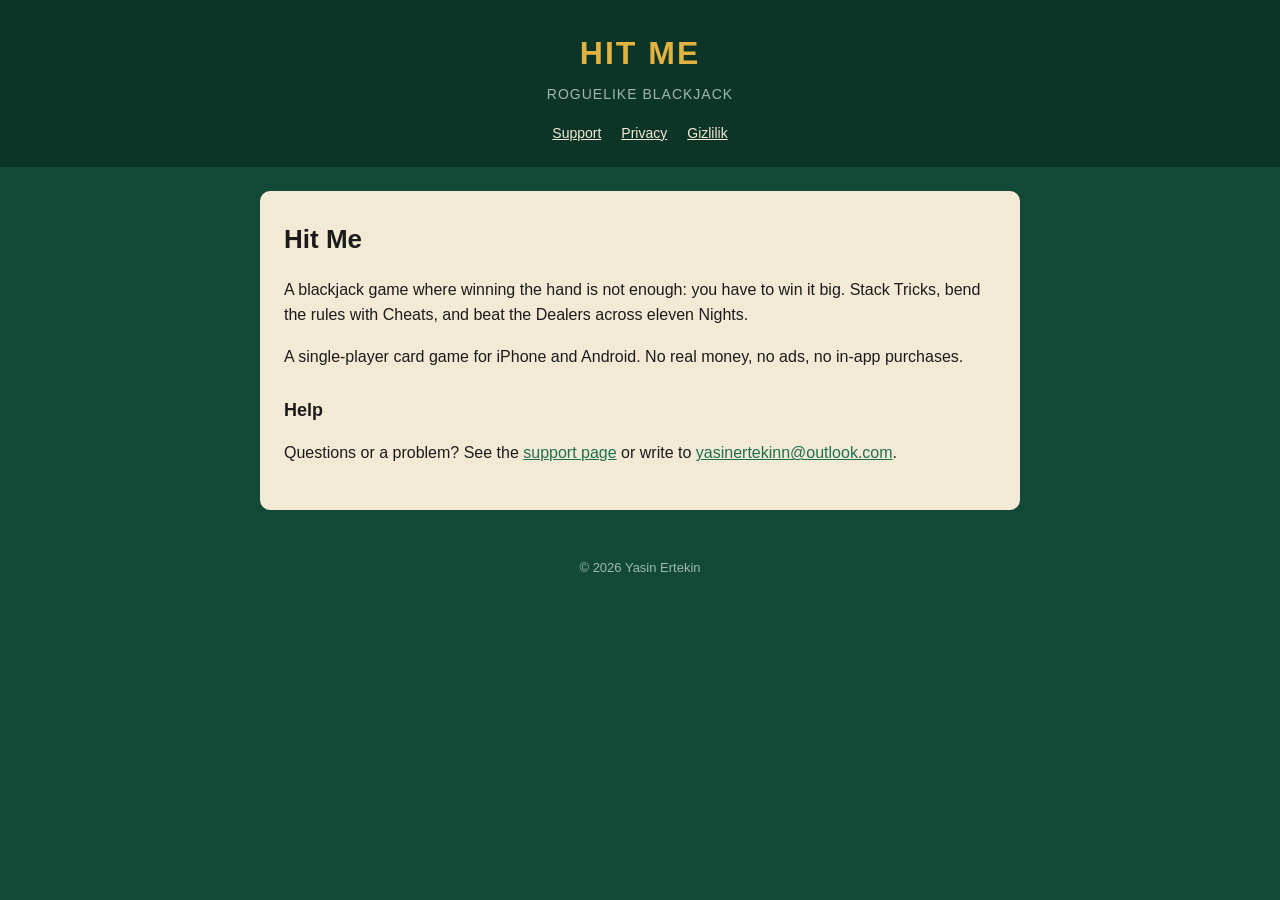
<file: index.html>
<!doctype html>
<html lang="en">
<head>
  <meta charset="utf-8">
  <meta name="viewport" content="width=device-width, initial-scale=1">
  <title>Hit Me: Roguelike Blackjack</title>
  <meta name="description" content="Hit Me is a roguelike blackjack card game for iPhone and Android.">
  <link rel="stylesheet" href="style.css">
</head>
<body>
  <header>
    <a class="brand" href="./">HIT ME</a>
    <p>Roguelike Blackjack</p>
    <nav><a href="support.html">Support</a><a href="privacy.html">Privacy</a><a href="privacy-tr.html">Gizlilik</a></nav>
  </header>
  <main>
    <h1>Hit Me</h1>
    <p>A blackjack game where winning the hand is not enough: you have to win it big. Stack Tricks, bend the rules with Cheats, and beat the Dealers across eleven Nights.</p>
    <p>A single-player card game for iPhone and Android. No real money, no ads, no in-app purchases.</p>
    <h2>Help</h2>
    <p>Questions or a problem? See the <a href="support.html">support page</a> or write to <a href="mailto:yasinertekinn@outlook.com">yasinertekinn@outlook.com</a>.</p>
  </main>
  <footer>&copy; 2026 Yasin Ertekin</footer>
</body>
</html>
</file>
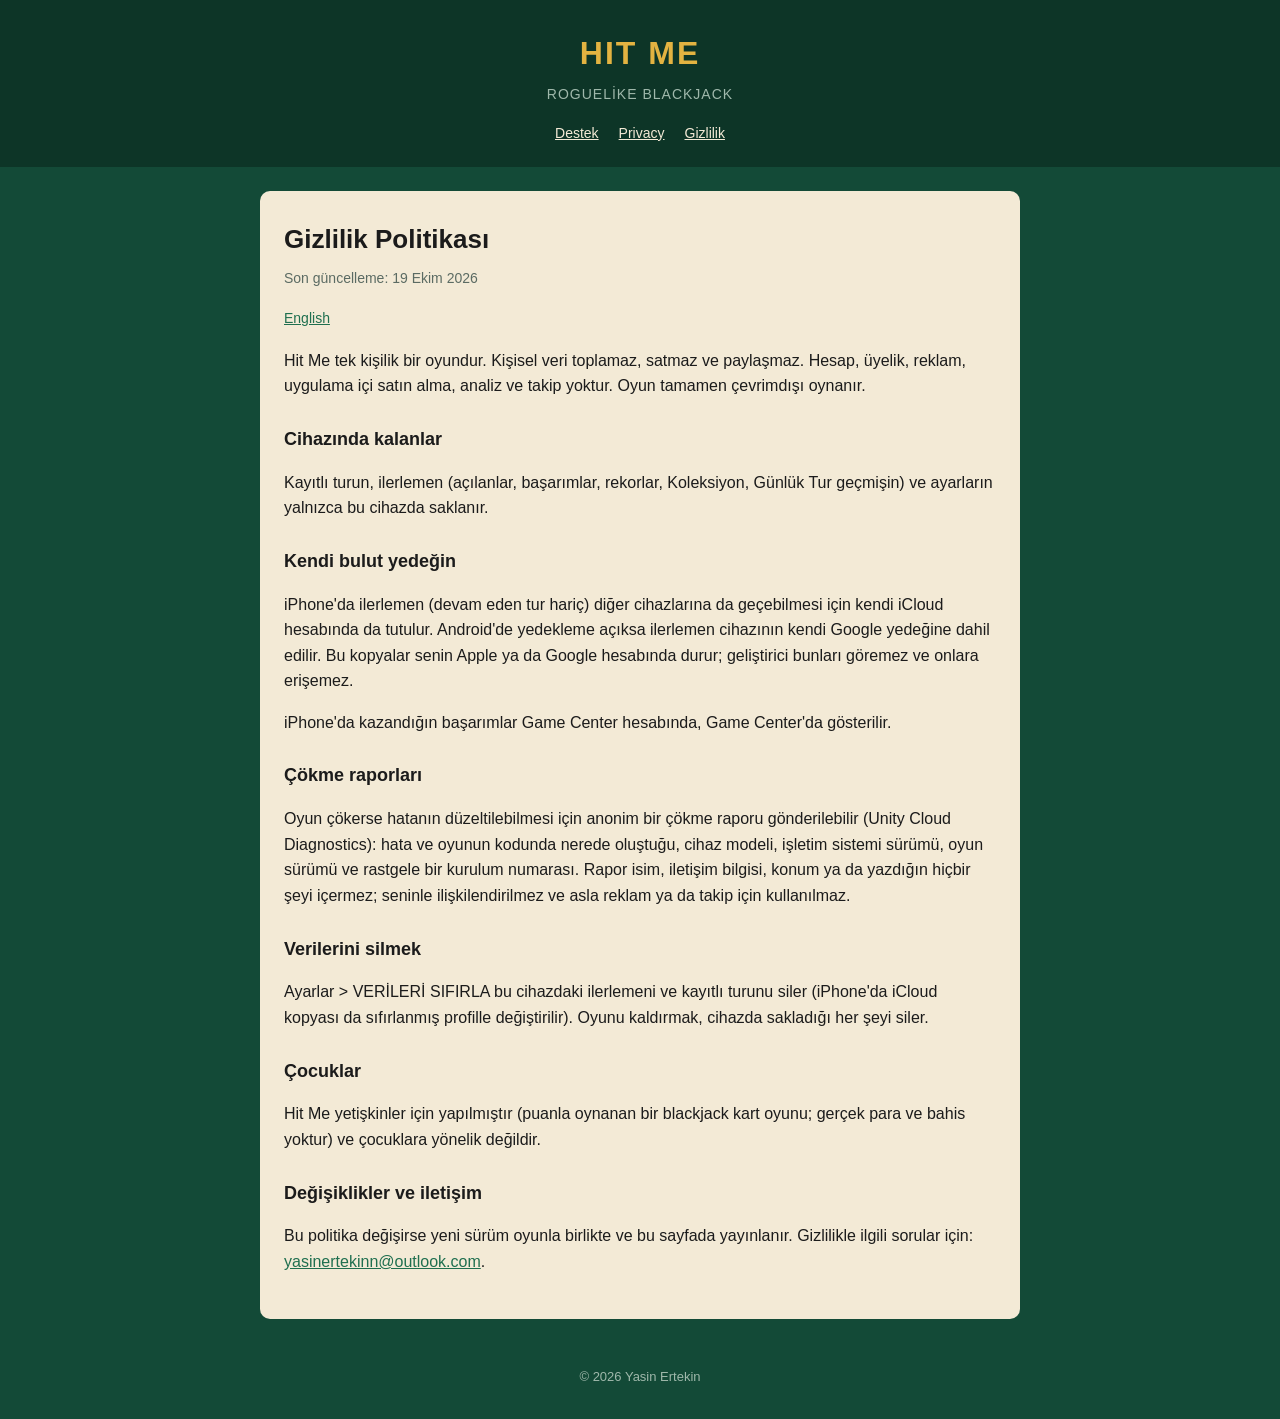
<file: privacy-tr.html>
<!doctype html>
<html lang="tr">
<head>
  <meta charset="utf-8">
  <meta name="viewport" content="width=device-width, initial-scale=1">
  <title>Gizlilik Politikası · Hit Me</title>
  <link rel="stylesheet" href="style.css">
</head>
<body>
  <header>
    <a class="brand" href="./">HIT ME</a>
    <p>Roguelike Blackjack</p>
    <nav><a href="support.html">Destek</a><a href="privacy.html">Privacy</a><a href="privacy-tr.html">Gizlilik</a></nav>
  </header>
  <main>
    <h1>Gizlilik Politikası</h1>
    <p class="updated">Son güncelleme: 19 Ekim 2026</p>
    <p class="lang"><a href="privacy.html">English</a></p>

    <p>Hit Me tek kişilik bir oyundur. Kişisel veri toplamaz, satmaz ve paylaşmaz. Hesap, üyelik, reklam, uygulama içi satın alma, analiz ve takip yoktur. Oyun tamamen çevrimdışı oynanır.</p>

    <h2>Cihazında kalanlar</h2>
    <p>Kayıtlı turun, ilerlemen (açılanlar, başarımlar, rekorlar, Koleksiyon, Günlük Tur geçmişin) ve ayarların yalnızca bu cihazda saklanır.</p>

    <h2>Kendi bulut yedeğin</h2>
    <p>iPhone'da ilerlemen (devam eden tur hariç) diğer cihazlarına da geçebilmesi için kendi iCloud hesabında da tutulur. Android'de yedekleme açıksa ilerlemen cihazının kendi Google yedeğine dahil edilir. Bu kopyalar senin Apple ya da Google hesabında durur; geliştirici bunları göremez ve onlara erişemez.</p>
    <p>iPhone'da kazandığın başarımlar Game Center hesabında, Game Center'da gösterilir.</p>

    <h2>Çökme raporları</h2>
    <p>Oyun çökerse hatanın düzeltilebilmesi için anonim bir çökme raporu gönderilebilir (Unity Cloud Diagnostics): hata ve oyunun kodunda nerede oluştuğu, cihaz modeli, işletim sistemi sürümü, oyun sürümü ve rastgele bir kurulum numarası. Rapor isim, iletişim bilgisi, konum ya da yazdığın hiçbir şeyi içermez; seninle ilişkilendirilmez ve asla reklam ya da takip için kullanılmaz.</p>

    <h2>Verilerini silmek</h2>
    <p>Ayarlar &gt; VERİLERİ SIFIRLA bu cihazdaki ilerlemeni ve kayıtlı turunu siler (iPhone'da iCloud kopyası da sıfırlanmış profille değiştirilir). Oyunu kaldırmak, cihazda sakladığı her şeyi siler.</p>

    <h2>Çocuklar</h2>
    <p>Hit Me yetişkinler için yapılmıştır (puanla oynanan bir blackjack kart oyunu; gerçek para ve bahis yoktur) ve çocuklara yönelik değildir.</p>

    <h2>Değişiklikler ve iletişim</h2>
    <p>Bu politika değişirse yeni sürüm oyunla birlikte ve bu sayfada yayınlanır. Gizlilikle ilgili sorular için: <a href="mailto:yasinertekinn@outlook.com">yasinertekinn@outlook.com</a>.</p>
  </main>
  <footer>&copy; 2026 Yasin Ertekin</footer>
</body>
</html>
</file>
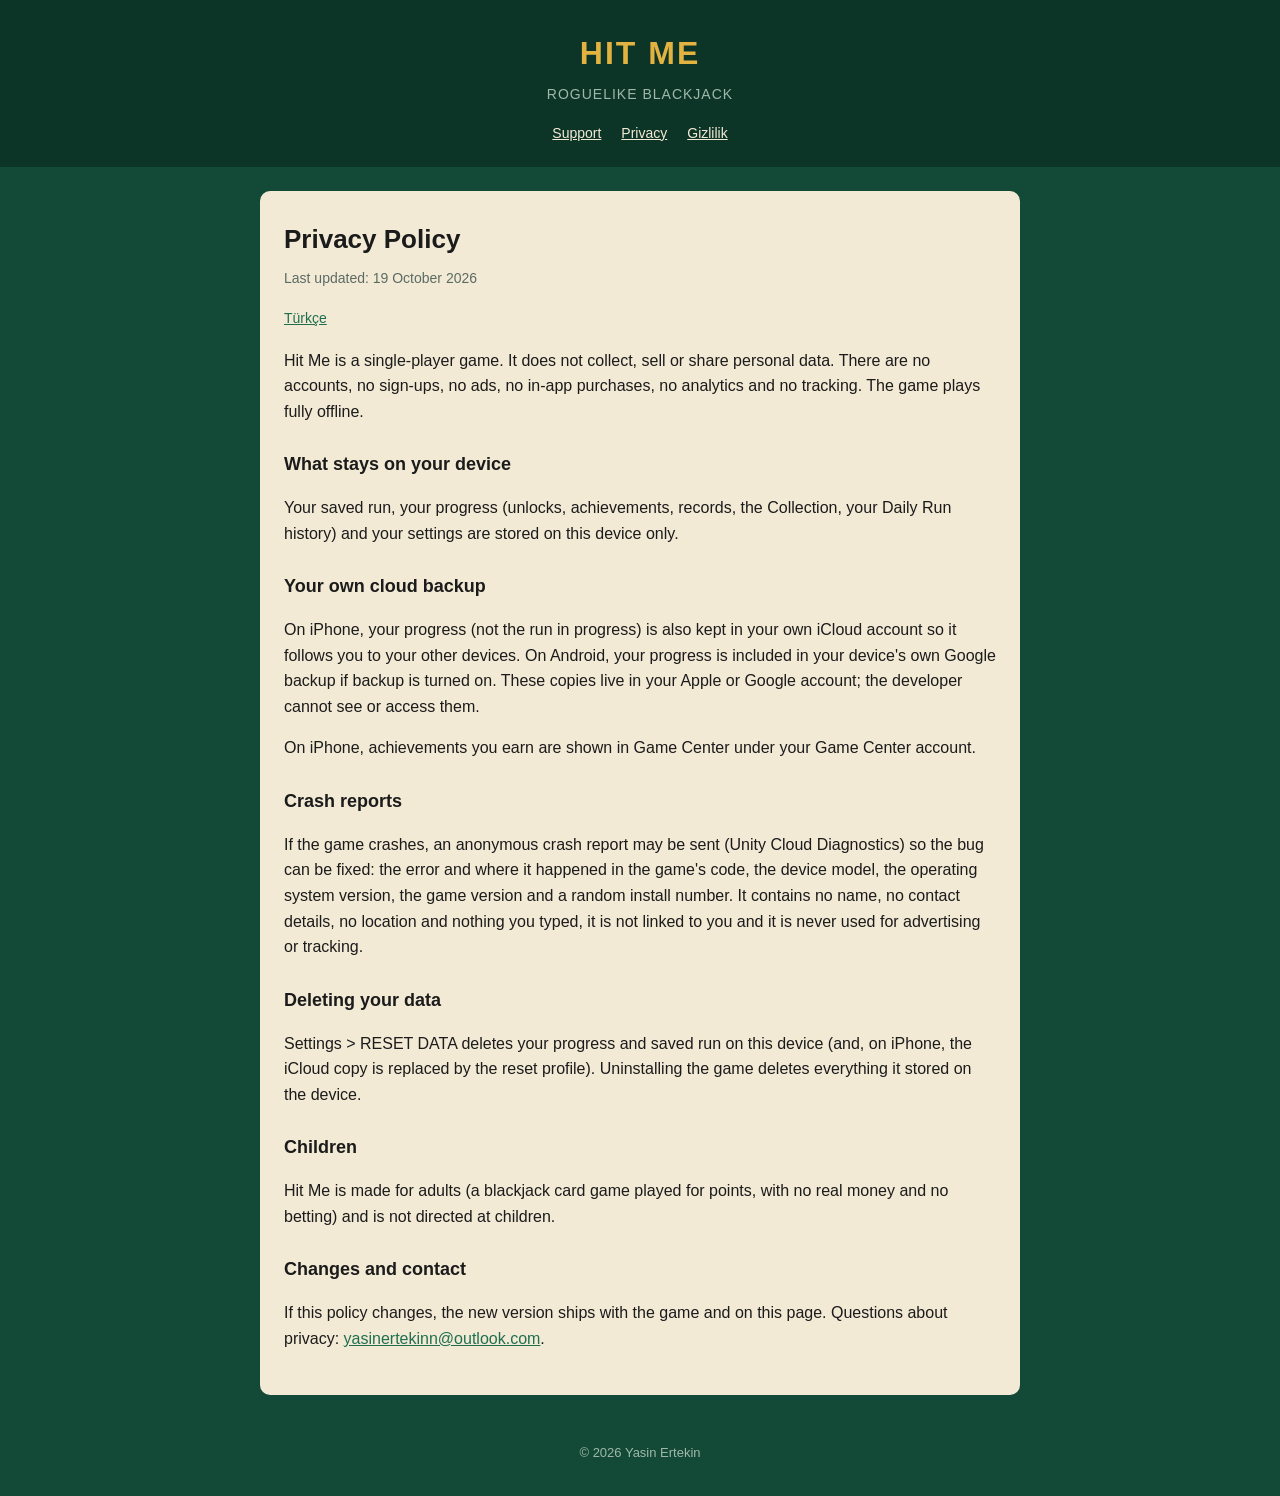
<file: privacy.html>
<!doctype html>
<html lang="en">
<head>
  <meta charset="utf-8">
  <meta name="viewport" content="width=device-width, initial-scale=1">
  <title>Privacy Policy · Hit Me</title>
  <link rel="stylesheet" href="style.css">
</head>
<body>
  <header>
    <a class="brand" href="./">HIT ME</a>
    <p>Roguelike Blackjack</p>
    <nav><a href="support.html">Support</a><a href="privacy.html">Privacy</a><a href="privacy-tr.html">Gizlilik</a></nav>
  </header>
  <main>
    <h1>Privacy Policy</h1>
    <p class="updated">Last updated: 19 October 2026</p>
    <p class="lang"><a href="privacy-tr.html">Türkçe</a></p>

    <p>Hit Me is a single-player game. It does not collect, sell or share personal data. There are no accounts, no sign-ups, no ads, no in-app purchases, no analytics and no tracking. The game plays fully offline.</p>

    <h2>What stays on your device</h2>
    <p>Your saved run, your progress (unlocks, achievements, records, the Collection, your Daily Run history) and your settings are stored on this device only.</p>

    <h2>Your own cloud backup</h2>
    <p>On iPhone, your progress (not the run in progress) is also kept in your own iCloud account so it follows you to your other devices. On Android, your progress is included in your device's own Google backup if backup is turned on. These copies live in your Apple or Google account; the developer cannot see or access them.</p>
    <p>On iPhone, achievements you earn are shown in Game Center under your Game Center account.</p>

    <h2>Crash reports</h2>
    <p>If the game crashes, an anonymous crash report may be sent (Unity Cloud Diagnostics) so the bug can be fixed: the error and where it happened in the game's code, the device model, the operating system version, the game version and a random install number. It contains no name, no contact details, no location and nothing you typed, it is not linked to you and it is never used for advertising or tracking.</p>

    <h2>Deleting your data</h2>
    <p>Settings &gt; RESET DATA deletes your progress and saved run on this device (and, on iPhone, the iCloud copy is replaced by the reset profile). Uninstalling the game deletes everything it stored on the device.</p>

    <h2>Children</h2>
    <p>Hit Me is made for adults (a blackjack card game played for points, with no real money and no betting) and is not directed at children.</p>

    <h2>Changes and contact</h2>
    <p>If this policy changes, the new version ships with the game and on this page. Questions about privacy: <a href="mailto:yasinertekinn@outlook.com">yasinertekinn@outlook.com</a>.</p>
  </main>
  <footer>&copy; 2026 Yasin Ertekin</footer>
</body>
</html>
</file>
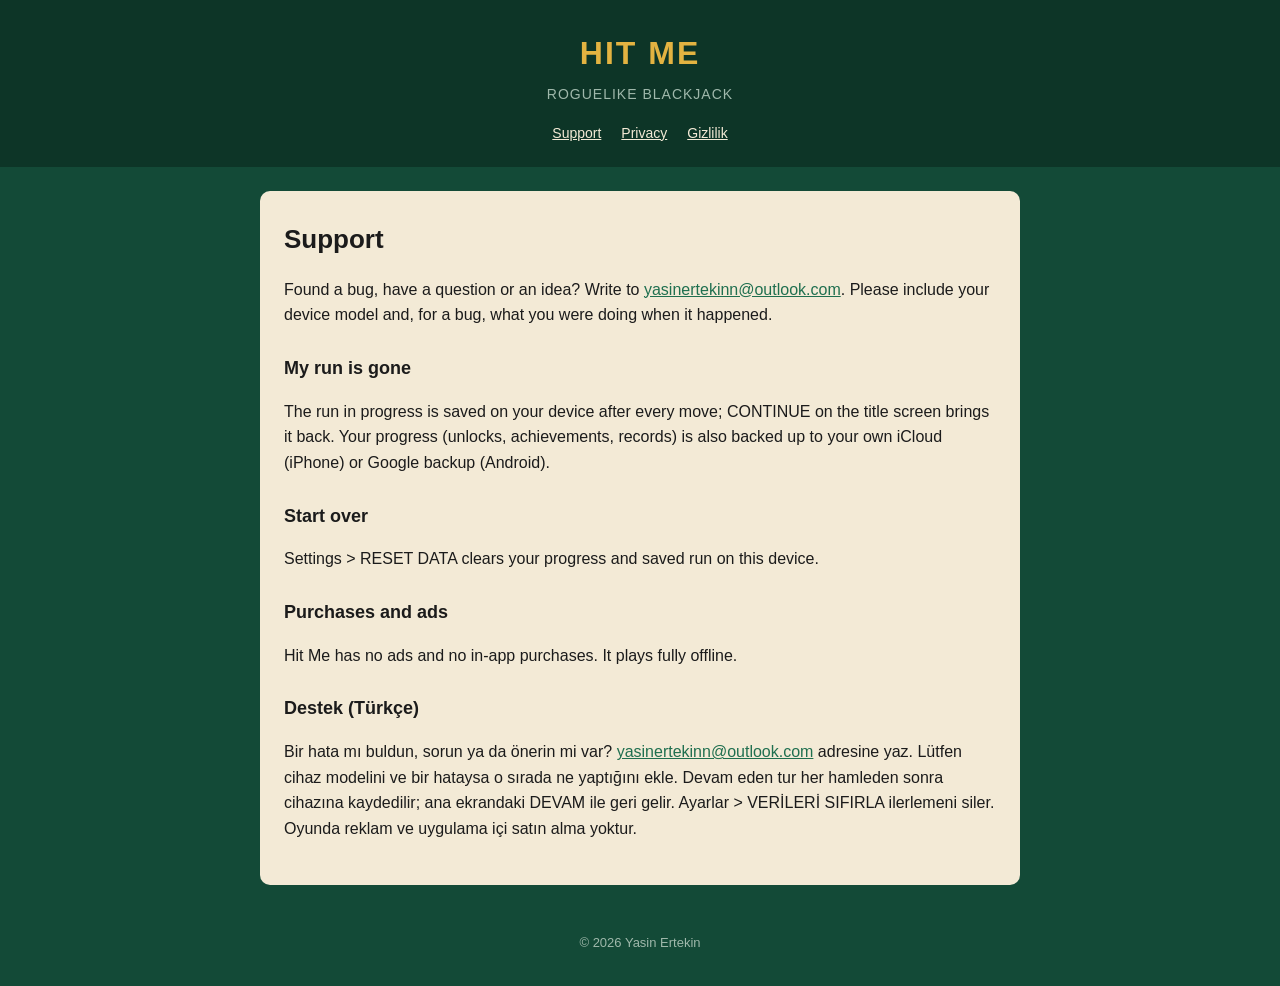
<file: support.html>
<!doctype html>
<html lang="en">
<head>
  <meta charset="utf-8">
  <meta name="viewport" content="width=device-width, initial-scale=1">
  <title>Support · Hit Me</title>
  <link rel="stylesheet" href="style.css">
</head>
<body>
  <header>
    <a class="brand" href="./">HIT ME</a>
    <p>Roguelike Blackjack</p>
    <nav><a href="support.html">Support</a><a href="privacy.html">Privacy</a><a href="privacy-tr.html">Gizlilik</a></nav>
  </header>
  <main>
    <h1>Support</h1>
    <p>Found a bug, have a question or an idea? Write to <a href="mailto:yasinertekinn@outlook.com">yasinertekinn@outlook.com</a>. Please include your device model and, for a bug, what you were doing when it happened.</p>

    <h2>My run is gone</h2>
    <p>The run in progress is saved on your device after every move; CONTINUE on the title screen brings it back. Your progress (unlocks, achievements, records) is also backed up to your own iCloud (iPhone) or Google backup (Android).</p>

    <h2>Start over</h2>
    <p>Settings &gt; RESET DATA clears your progress and saved run on this device.</p>

    <h2>Purchases and ads</h2>
    <p>Hit Me has no ads and no in-app purchases. It plays fully offline.</p>

    <h2 lang="tr">Destek (Türkçe)</h2>
    <p lang="tr">Bir hata mı buldun, sorun ya da önerin mi var? <a href="mailto:yasinertekinn@outlook.com">yasinertekinn@outlook.com</a> adresine yaz. Lütfen cihaz modelini ve bir hataysa o sırada ne yaptığını ekle. Devam eden tur her hamleden sonra cihazına kaydedilir; ana ekrandaki DEVAM ile geri gelir. Ayarlar &gt; VERİLERİ SIFIRLA ilerlemeni siler. Oyunda reklam ve uygulama içi satın alma yoktur.</p>
  </main>
  <footer>&copy; 2026 Yasin Ertekin</footer>
</body>
</html>
</file>
<file: style.css>
:root {
  --felt: #134a37;
  --felt-dark: #0d3527;
  --paper: #f3ead6;
  --ink: #1b1b1b;
  --gold: #e3b341;
  --muted: #5b6b63;
}

* { box-sizing: border-box; }

body {
  margin: 0;
  background: var(--felt);
  color: var(--ink);
  font: 16px/1.6 -apple-system, BlinkMacSystemFont, "Segoe UI", Roboto, Helvetica, Arial, sans-serif;
}

header {
  background: var(--felt-dark);
  padding: 28px 16px 22px;
  text-align: center;
}

header a.brand {
  color: var(--gold);
  font-weight: 800;
  font-size: 32px;
  letter-spacing: 2px;
  text-decoration: none;
}

header p {
  margin: 4px 0 0;
  color: #9fb8ab;
  font-size: 14px;
  letter-spacing: 1px;
  text-transform: uppercase;
}

nav {
  margin-top: 14px;
}

nav a {
  color: var(--paper);
  margin: 0 10px;
  font-size: 14px;
}

main {
  max-width: 760px;
  margin: 24px auto 48px;
  padding: 28px 24px;
  background: var(--paper);
  border-radius: 10px;
}

h1 { font-size: 26px; margin: 0 0 6px; }
h2 { font-size: 18px; margin: 26px 0 6px; }
.updated { color: var(--muted); font-size: 14px; margin: 0 0 18px; }
.lang { font-size: 14px; margin-bottom: 18px; }
a { color: #1f6f4f; }

footer {
  text-align: center;
  color: #9fb8ab;
  font-size: 13px;
  padding: 0 16px 32px;
}
</file>
